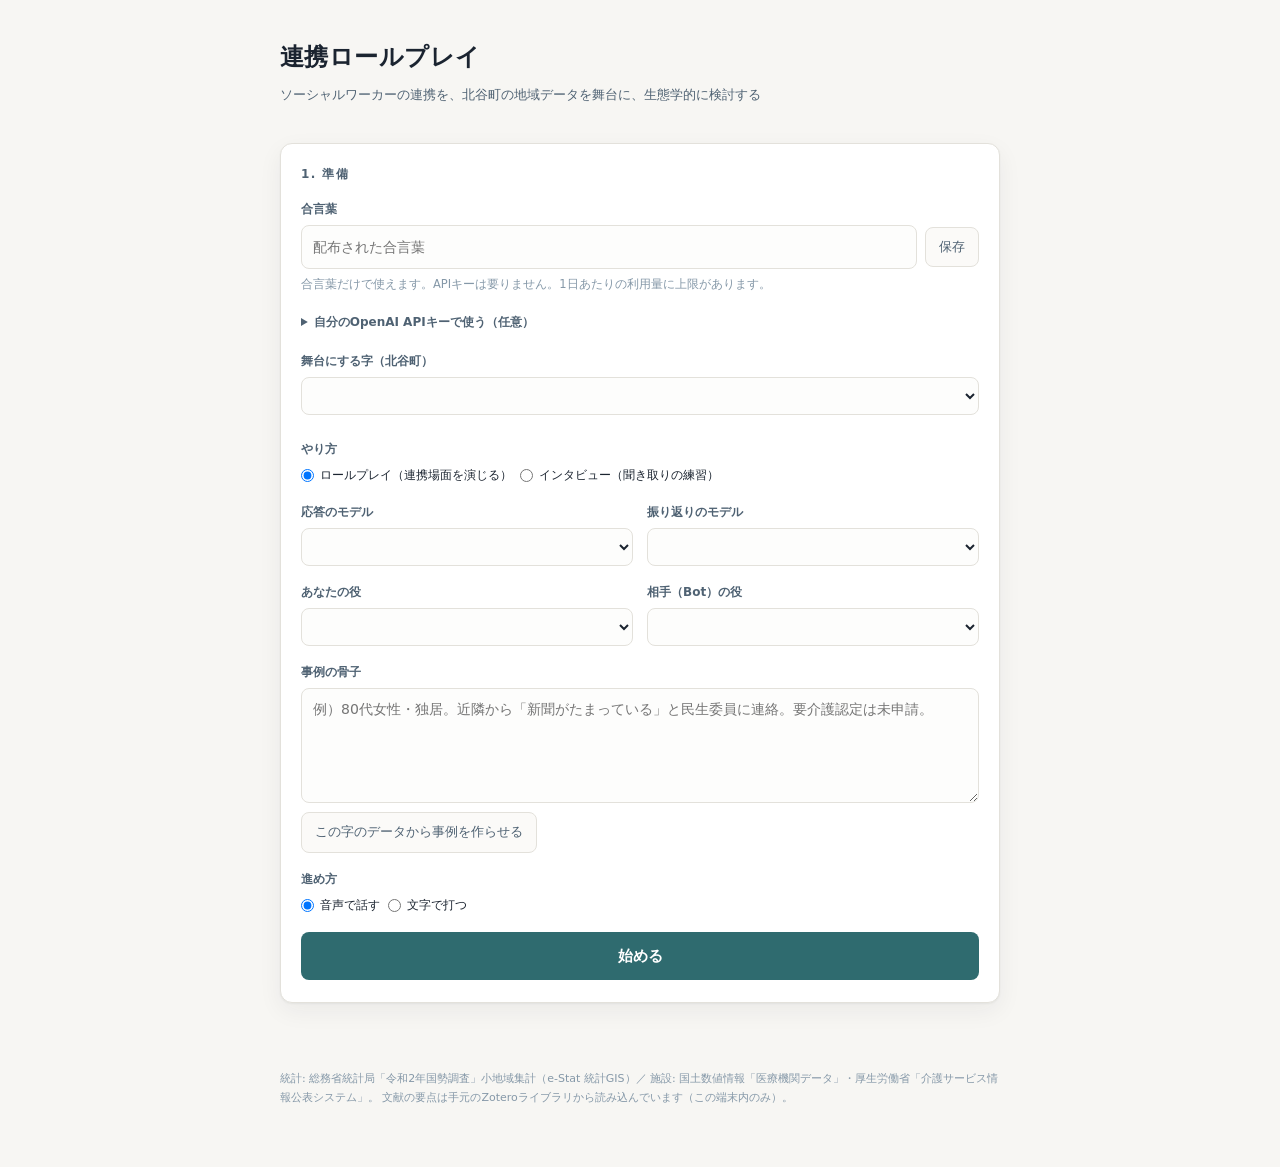
<file: docs/index.html>
<!doctype html>
<html lang="ja">
<head>
<meta charset="utf-8">
<meta name="viewport" content="width=device-width, initial-scale=1">
<title>連携ロールプレイ — ソーシャルワーカーの連携を生態学的に検討する</title>
<link rel="stylesheet" href="assets/style.css?v=bb9bf65c">
</head>
<body>

<header id="top">
  <h1>連携ロールプレイ</h1>
  <p class="sub">ソーシャルワーカーの連携を、北谷町の地域データを舞台に、生態学的に検討する</p>
</header>

<main>

<!-- ========== 設定 ========== -->
<section id="setup" class="panel">
  <h2>1. 準備</h2>

  <div class="field">
    <label for="accesscode">合言葉</label>
    <div class="row">
      <input type="password" id="accesscode" placeholder="配布された合言葉" autocomplete="off" spellcheck="false">
      <button id="save-code" type="button" class="ghost">保存</button>
    </div>
    <p class="hint">合言葉だけで使えます。APIキーは要りません。1日あたりの利用量に上限があります。</p>
  </div>

  <details class="field">
    <summary>自分のOpenAI APIキーで使う（任意）</summary>
    <div class="row" style="margin-top:8px">
      <input type="password" id="apikey" placeholder="sk-ant-..." autocomplete="off" spellcheck="false">
      <button id="save-key" type="button" class="ghost">保存</button>
    </div>
    <p class="hint">入れた場合はそちらが優先され、上限なく使えます。キーはこの端末のブラウザ内(localStorage)にだけ残り、
      リポジトリにも中継サーバーにも渡りません。</p>
  </details>

  <div class="field">
    <label for="area">舞台にする字（北谷町）</label>
    <select id="area"></select>
    <div id="area-facts" class="facts"></div>
  </div>

  <div class="field">
    <label>やり方</label>
    <div class="row">
      <label class="check"><input type="radio" name="kind" value="roleplay" checked> ロールプレイ（連携場面を演じる）</label>
      <label class="check"><input type="radio" name="kind" value="interview"> インタビュー（聞き取りの練習）</label>
    </div>
  </div>

  <div class="grid2">
    <div class="field">
      <label for="model">応答のモデル</label>
      <select id="model"></select>
    </div>
    <div class="field">
      <label for="model-debrief">振り返りのモデル</label>
      <select id="model-debrief"></select>
    </div>
  </div>

  <div class="grid2">
    <div class="field">
      <label for="my-role">あなたの役</label>
      <select id="my-role"></select>
    </div>
    <div class="field">
      <label for="bot-role">相手（Bot）の役</label>
      <select id="bot-role"></select>
    </div>
  </div>

  <div id="informant-box" class="field" hidden>
    <label for="informant">情報提供者（インフォーマント）</label>
    <textarea id="informant" rows="5" placeholder="経歴・所属・立場。空のまま「作らせる」を押すと、選んだ役と字のデータから作ります。"></textarea>
    <div class="row">
      <button id="gen-informant" type="button" class="ghost">この役と字から人物を作らせる</button>
      <span id="informant-status" class="status"></span>
    </div>
    <p class="hint">ここに書いた経歴は聞き取りの間ずっと固定され、相手はこれと矛盾しない範囲で答えます。</p>
  </div>

  <div id="guide-box" class="field" hidden>
    <label for="guide">質問ガイド（半構造化）</label>
    <textarea id="guide" rows="4" placeholder="1行に1項目。例)&#10;連携がうまくいったと感じた場面&#10;逆にうまくいかなかった場面と、その理由&#10;所属組織の都合が判断に影響した経験"></textarea>
    <p class="hint">振り返りのときに、どの項目が聞けて、どれが聞けていないかを点検します。</p>
  </div>

  <div id="scenario-box" class="field">
    <label for="scenario">事例の骨子</label>
    <textarea id="scenario" rows="4" placeholder="例）80代女性・独居。近隣から「新聞がたまっている」と民生委員に連絡。要介護認定は未申請。"></textarea>
    <div class="row">
      <button id="gen-scenario" type="button" class="ghost">この字のデータから事例を作らせる</button>
      <span id="gen-status" class="status"></span>
    </div>
  </div>

  <div class="field">
    <label for="voice-mode">進め方</label>
    <div class="row">
      <label class="check"><input type="radio" name="mode" value="voice" checked> 音声で話す</label>
      <label class="check"><input type="radio" name="mode" value="text"> 文字で打つ</label>
    </div>
    <p class="hint" id="voice-support"></p>
  </div>

  <button id="start" type="button" class="primary">始める</button>
  <p id="setup-error" class="error" hidden></p>
</section>

<!-- ========== ロールプレイ ========== -->
<section id="play" class="panel" hidden>
  <div class="play-head">
    <h2>2. ロールプレイ</h2>
    <div id="play-meta" class="meta"></div>
    <button id="save-csv" type="button" class="ghost">逐語をCSVで保存</button>
    <button id="end" type="button" class="ghost">終えて振り返る</button>
  </div>

  <div class="stage">
    <div id="avatar-wrap" class="avatar-wrap">
      <canvas id="avatar"></canvas>
      <div id="avatar-name" class="avatar-name"></div>
    </div>
    <div id="log" class="log" aria-live="polite"></div>
  </div>

  <div id="controls" class="controls">
    <button id="mic" type="button" class="mic" aria-label="話す">
      <span class="mic-dot"></span><span id="mic-label">押して話す</span>
    </button>
    <div class="text-input">
      <input type="text" id="say" placeholder="発言を入力して Enter">
      <button id="send" type="button" class="ghost">送る</button>
    </div>
  </div>
  <p id="play-status" class="status"></p>
</section>

<!-- ========== 振り返り ========== -->
<section id="debrief" class="panel" hidden>
  <h2>3. 振り返り</h2>
  <p class="hint">逐語を生態学的視点（ミクロ／メゾ／エクソ／マクロ）で整理し、Zoteroの文献に照らして論点を出します。
     インタビューのときは、先に聞き取りの技法（誘導の有無・掘り下げ・聞き漏らし）を講評します。</p>
  <div id="debrief-body" class="prose"></div>
  <div class="row">
    <button id="back" type="button" class="ghost">続きに戻る</button>
    <button id="copy-md" type="button" class="ghost">Markdownでコピー</button>
    <span id="debrief-status" class="status"></span>
  </div>
</section>

</main>

<footer>
  <p>統計: 総務省統計局「令和2年国勢調査」小地域集計（e-Stat 統計GIS）／
     施設: 国土数値情報「医療機関データ」・厚生労働省「介護サービス情報公表システム」。
     文献の要点は手元のZoteroライブラリから読み込んでいます（この端末内のみ）。</p>
</footer>

<script type="module" src="assets/app.js?v=1e6f5a2c"></script>
</body>
</html>
</file>
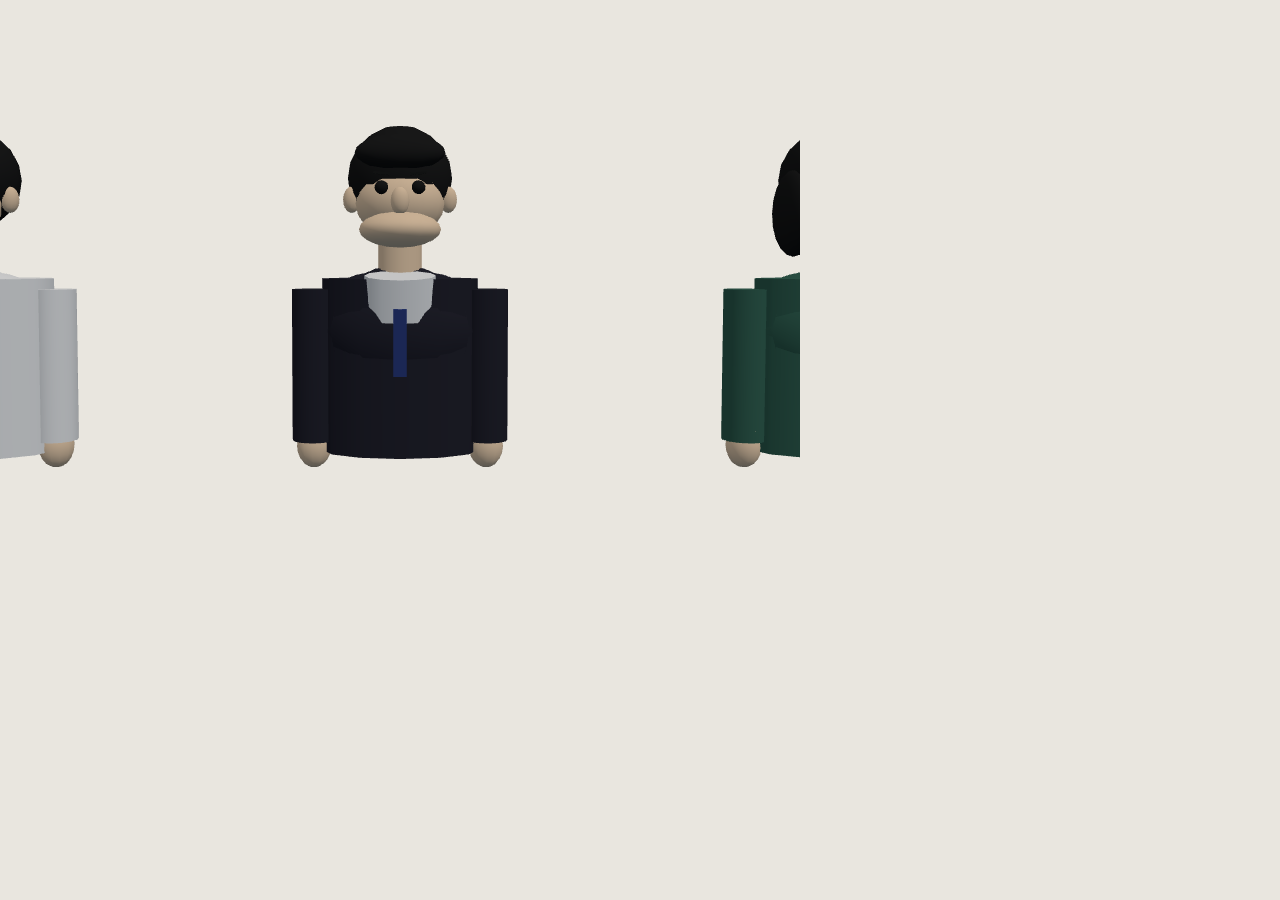
<file: docs/avatar-test.html>
<!doctype html><html lang="ja"><head><meta charset="utf-8">
<title>アバター検収</title>
<style>body{margin:0;background:#e9e6df} canvas{display:block}</style></head><body>
<script type="module">
import * as THREE from './lib/three.module.js';
import { makeInterviewee } from './lib/avatar.js';

const scene = new THREE.Scene();
scene.background = new THREE.Color(0xe9e6df);
const cam = new THREE.PerspectiveCamera(35, 4/3, 0.05, 50);
const r = new THREE.WebGLRenderer({antialias:true});
r.setSize(800, 600); document.body.appendChild(r.domElement);
scene.add(new THREE.HemisphereLight(0xffffff, 0x8899aa, 1.1));
const d = new THREE.DirectionalLight(0xffffff, 0.8); d.position.set(1.5,2.5,2); scene.add(d);

const kinds = [['coat','short'],['suit','tied'],['casual','bob']];
const built = [];
kinds.forEach(([outfitKind, hairStyle], i) => {
  const a = makeInterviewee({outfitKind, hairStyle});
  a.group.position.x = (i-1) * 1.0;
  scene.add(a.group); built.push(a);
});

// 検収用: 実寸をコンソールに出す
const box = new THREE.Box3().setFromObject(built[1].group);
const size = new THREE.Vector3(), center = new THREE.Vector3();
box.getSize(size); box.getCenter(center);
window.__report = {
  size: [size.x,size.y,size.z].map(n=>+n.toFixed(3)),
  min: [box.min.x,box.min.y,box.min.z].map(n=>+n.toFixed(3)),
  max: [box.max.x,box.max.y,box.max.z].map(n=>+n.toFixed(3)),
  parts: Object.keys(built[1].parts),
  jawIsGroup: built[1].parts.jaw?.isObject3D === true,
};
cam.position.set(0, 0.45, 2.2); cam.lookAt(0, 0.35, 0);
r.render(scene, cam);
window.__ready = true;
</script></body></html>
</file>
<file: docs/assets/style.css>
:root {
  --ink: #1b2430;
  --ink-soft: #4f6273;
  --ink-faint: #8598a8;
  --paper: #f7f6f3;
  --card: #fff;
  --line: #e3e1db;
  --accent: #2f6b6f;
  --accent-soft: #e6f0f0;
  --warm: #b5623a;
  --radius: 12px;
  --shadow: 0 1px 2px rgba(27,36,48,.05), 0 8px 24px rgba(27,36,48,.06);
}

* { box-sizing: border-box; }
html, body { margin: 0; }

body {
  font-family: "Hiragino Sans", "Hiragino Kaku Gothic ProN", "Noto Sans JP", system-ui, sans-serif;
  color: var(--ink);
  background: var(--paper);
  line-height: 1.75;
  -webkit-font-smoothing: antialiased;
  font-feature-settings: "palt" 1;
}

#top { max-width: 760px; margin: 0 auto; padding: 36px 20px 8px; }
#top h1 { margin: 0; font-size: 24px; letter-spacing: .02em; }
#top .sub { margin: 6px 0 0; font-size: 13px; color: var(--ink-soft); }

main { max-width: 760px; margin: 0 auto; padding: 12px 20px 40px; }

footer {
  max-width: 760px;
  margin: 0 auto;
  padding: 0 20px 48px;
  font-size: 11px;
  line-height: 1.7;
  color: var(--ink-faint);
}

.panel {
  background: var(--card);
  border: 1px solid var(--line);
  border-radius: var(--radius);
  box-shadow: var(--shadow);
  padding: 20px 20px 22px;
  margin: 16px 0;
}

.panel h2 {
  margin: 0 0 14px;
  font-size: 12px;
  letter-spacing: .12em;
  color: var(--ink-soft);
  font-weight: 700;
}

.field { margin-bottom: 16px; }

label {
  display: block;
  font-size: 12px;
  font-weight: 600;
  color: var(--ink-soft);
  margin-bottom: 5px;
}

input[type="password"], input[type="text"], select, textarea {
  font: inherit;
  font-size: 14px;
  width: 100%;
  padding: 9px 11px;
  border: 1px solid var(--line);
  border-radius: 8px;
  background: #fdfdfc;
  color: var(--ink);
}

input:focus, select:focus, textarea:focus {
  outline: 2px solid var(--accent-soft);
  border-color: var(--accent);
}

textarea { resize: vertical; line-height: 1.7; }

.row { display: flex; gap: 8px; align-items: center; flex-wrap: wrap; }
.row > input[type="password"], .row > input[type="text"] { flex: 1; min-width: 0; }
.grid2 { display: grid; grid-template-columns: 1fr 1fr; gap: 14px; }

.check { display: inline-flex; align-items: center; gap: 6px; font-weight: 500; color: var(--ink); margin: 0; }
.check input { margin: 0; }

button { font: inherit; cursor: pointer; border-radius: 8px; transition: background .12s, border-color .12s; }

button.primary {
  width: 100%;
  padding: 11px;
  font-size: 15px;
  font-weight: 700;
  border: 0;
  background: var(--accent);
  color: #fff;
}
button.primary:hover { background: #275a5e; }
button.primary:disabled { background: #a9bcbd; cursor: default; }

button.ghost {
  padding: 8px 13px;
  font-size: 13px;
  border: 1px solid var(--line);
  background: #fbfaf8;
  color: var(--ink-soft);
}
button.ghost:hover { border-color: var(--accent); color: var(--accent); }

.hint { margin: 6px 0 0; font-size: 11.5px; line-height: 1.65; color: var(--ink-faint); }
.status { font-size: 12px; color: var(--ink-faint); }
.error { margin: 10px 0 0; font-size: 13px; color: #b03a2e; }

.facts {
  margin-top: 8px;
  display: flex;
  flex-wrap: wrap;
  gap: 6px;
}

.facts span {
  font-size: 11.5px;
  background: var(--accent-soft);
  color: #23555a;
  border-radius: 999px;
  padding: 3px 10px;
  font-variant-numeric: tabular-nums;
}

/* ---------- ロールプレイ ---------- */

.play-head { display: flex; align-items: baseline; gap: 12px; flex-wrap: wrap; margin-bottom: 12px; }
.play-head h2 { margin: 0; }
.play-head .meta { flex: 1; font-size: 12px; color: var(--ink-faint); }

.log {
  border: 1px solid var(--line);
  border-radius: 10px;
  background: #fcfbf9;
  padding: 14px;
  max-height: 52vh;
  overflow-y: auto;
  margin-bottom: 14px;
}

.turn { margin-bottom: 14px; }
.turn:last-child { margin-bottom: 0; }
.turn .who { font-size: 11px; font-weight: 700; letter-spacing: .06em; color: var(--ink-faint); margin-bottom: 3px; }
.turn .what { font-size: 14.5px; line-height: 1.8; white-space: pre-wrap; }

.turn.me .who { color: var(--accent); }
.turn.bot .who { color: var(--warm); }
.turn.note { padding: 9px 11px; background: #fdf5ec; border-radius: 8px; border: 1px solid #f0dfc9; }
.turn.note .what { font-size: 12.5px; color: #7d5426; }

.controls { display: flex; gap: 10px; align-items: center; flex-wrap: wrap; }

.mic {
  display: inline-flex;
  align-items: center;
  gap: 9px;
  padding: 11px 20px;
  border: 1px solid var(--line);
  background: #fff;
  font-size: 14px;
  font-weight: 600;
  color: var(--ink);
  user-select: none;
  touch-action: manipulation;
}

.mic .mic-dot { width: 10px; height: 10px; border-radius: 50%; background: var(--ink-faint); }
.mic.on { background: var(--warm); border-color: var(--warm); color: #fff; }
.mic.on .mic-dot { background: #fff; animation: pulse 1s ease-in-out infinite; }

@keyframes pulse { 0%,100% { opacity: 1; } 50% { opacity: .35; } }

.text-input { display: flex; gap: 8px; flex: 1; min-width: 220px; }
.text-input input { flex: 1; }

/* ---------- 振り返り ---------- */

.prose { font-size: 14.5px; }
.prose h3 { font-size: 15px; margin: 20px 0 6px; }
.prose h4 { font-size: 13.5px; margin: 16px 0 4px; color: var(--ink-soft); }
.prose p { margin: 0 0 10px; }
.prose ul, .prose ol { margin: 0 0 12px; padding-left: 1.3em; }
.prose li { margin-bottom: 5px; }
.prose blockquote {
  margin: 8px 0;
  padding: 8px 12px;
  border-left: 3px solid var(--accent);
  background: #f4f8f8;
  font-size: 13px;
  color: var(--ink-soft);
}
.prose code { background: #f0efeb; border-radius: 4px; padding: 1px 5px; font-size: 12.5px; }

@media (max-width: 620px) {
  .grid2 { grid-template-columns: 1fr; }
  .text-input { min-width: 100%; }
}

details.field summary {
  font-size: 12px;
  font-weight: 600;
  color: var(--ink-soft);
  cursor: pointer;
  padding: 2px 0;
}
details.field summary:hover { color: var(--accent); }

/* ---------- 相手役の姿 ---------- */

.stage { display: flex; gap: 14px; align-items: stretch; margin-bottom: 14px; }
.stage .log { flex: 1; margin-bottom: 0; min-height: 280px; }

.avatar-wrap {
  flex: 0 0 210px;
  min-height: 280px;
  position: relative;
  border: 1px solid var(--line);
  border-radius: 10px;
  background: linear-gradient(#eef1f0, #e3e7e6);
  overflow: hidden;
}

.avatar-wrap canvas { width: 100%; height: 100%; display: block; }

.avatar-name {
  position: absolute;
  left: 0; right: 0; bottom: 0;
  padding: 5px 8px;
  font-size: 11px;
  font-weight: 600;
  color: #fff;
  background: linear-gradient(transparent, rgba(27,36,48,.72) 45%);
  text-align: center;
}

@media (max-width: 700px) {
  .stage { flex-direction: column; }
  .avatar-wrap { flex: 0 0 190px; }
}
</file>
